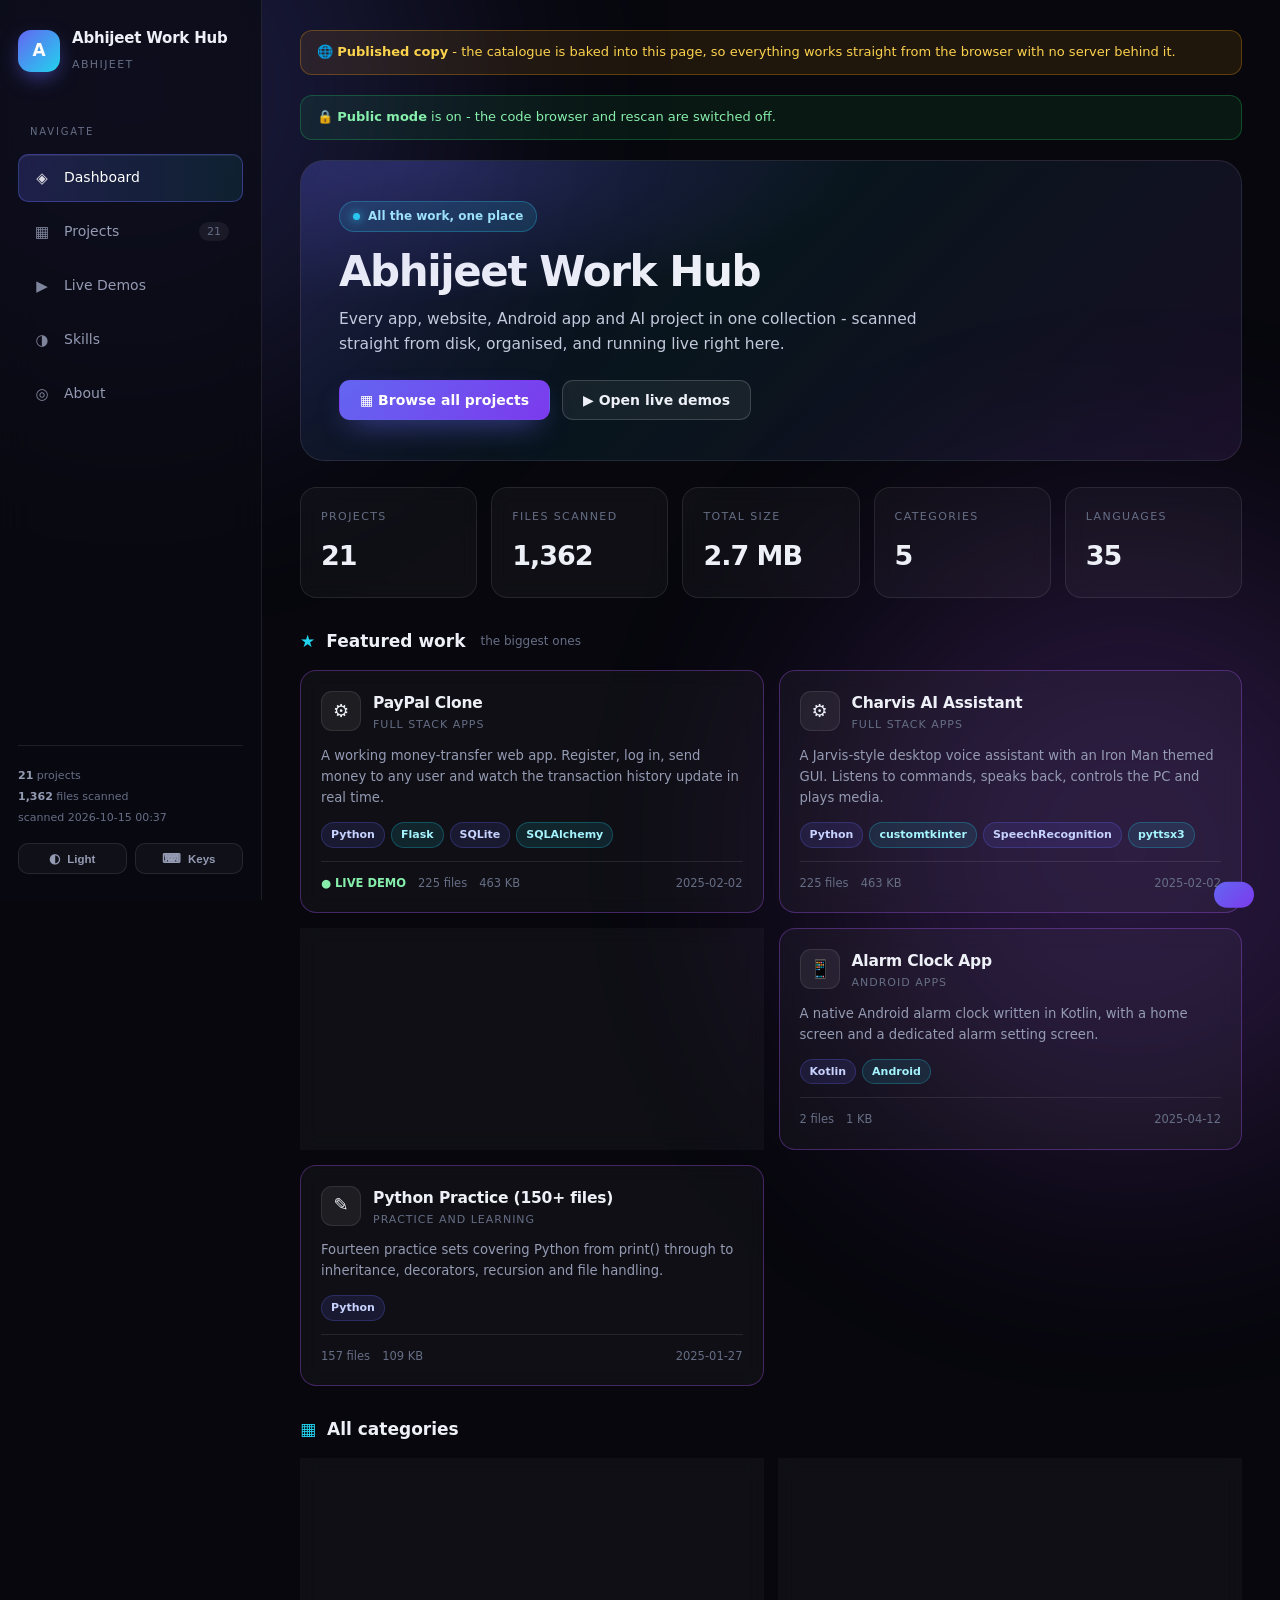
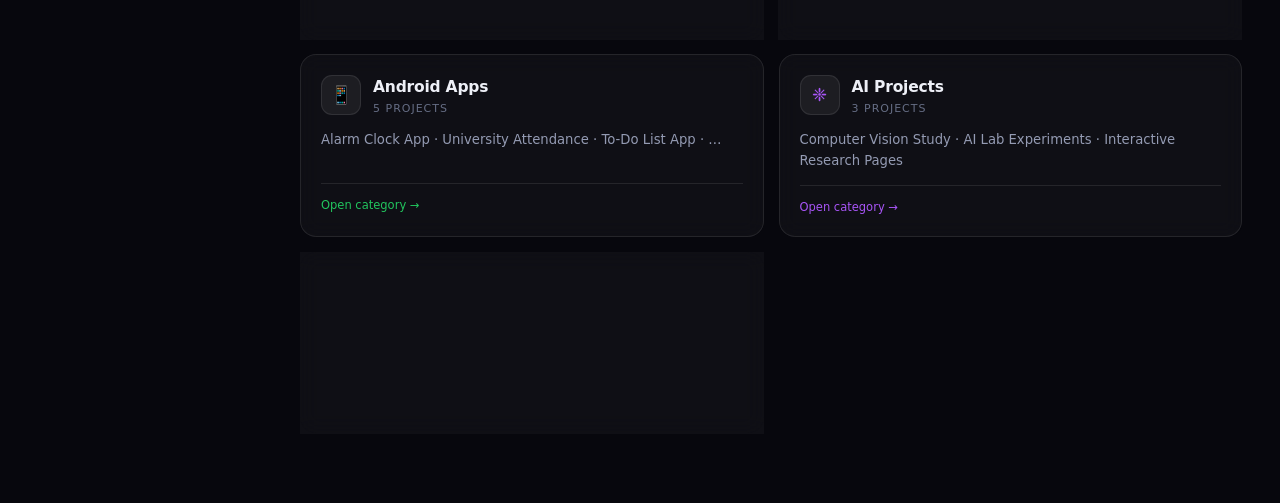
<file: index.html>
<!DOCTYPE html>
<html lang="en" data-hub-mode="public" data-no-api="1">
<head>
<meta charset="UTF-8">
<meta name="viewport" content="width=device-width, initial-scale=1.0">
<title>Abhijeet Work Hub</title>
<meta name="description" content="Every project in one place - Flask apps, AI assistants, web projects and Android apps.">
<link rel="stylesheet" href="./static/css/style.css">
<script>
/* Apply the saved theme before first paint so the page never flashes. */
(function () {
  try {
    var t = localStorage.getItem("ab_workhub_theme");
    if (t === "light" || t === "dark") document.documentElement.dataset.theme = t;
  } catch (e) {}
})();
</script>
<link rel="icon" href="data:image/svg+xml,<svg xmlns='http://www.w3.org/2000/svg' viewBox='0 0 100 100'><rect width='100' height='100' rx='22' fill='%236366f1'/><text y='72' x='50' text-anchor='middle' font-size='52' fill='white' font-family='sans-serif' font-weight='bold'>A</text></svg>">
</head>
<body>

<div class="app">

  <!-- ==================================================== sidebar -->
  <aside class="sidebar">
    <div class="brand">
      <div class="brand-mark">A</div>
      <div class="brand-text">
        <b>Abhijeet Work Hub</b>
        <span>Abhijeet</span>
      </div>
    </div>

    <div class="nav-label">Navigate</div>
    <div class="nav-item active" data-view="dashboard"><span class="ico">◈</span> Dashboard</div>
    <div class="nav-item" data-view="projects"><span class="ico">▦</span> Projects <span class="count" id="cProjects">0</span></div>
    <div class="nav-item" data-view="demos"><span class="ico">▶</span> Live Demos</div>
    <div class="nav-item" data-view="code" data-needs-server><span class="ico">⌘</span> Code Browser</div>
    <div class="nav-item" data-view="skills"><span class="ico">◑</span> Skills</div>
    <div class="nav-item" data-view="about"><span class="ico">◎</span> About</div>

    <div class="side-foot">
      <div class="mini">
        <b id="fProjects">0</b> projects<br>
        <b id="fFiles">0</b> files scanned<br>
        <span id="fGen">-</span>
      </div>
      <div class="side-tools">
        <button class="tool" id="themeBtn" title="Switch between dark and light">
          <span class="t-ico">◐</span><span class="t-txt" id="themeTxt">Light</span>
        </button>
        <button class="tool" id="keysBtn" title="Keyboard shortcuts">
          <span class="t-ico">⌨</span><span class="t-txt">Keys</span>
        </button>
      </div>
    </div>
  </aside>

  <!-- ==================================================== main -->
  <main class="main">

    
    <div class="standalone-banner" style="background:rgba(34,197,94,.09);border-color:rgba(34,197,94,.3);color:#86efac">
      &#128274; <b>Public mode</b> is on - the code browser and rescan are switched off.
    </div>
    

    <!-- ------------------------------------------- DASHBOARD -->
    <section class="view active" id="v-dashboard">
      <div class="hero">
        <div class="badge"><span class="dot"></span> All the work, one place</div>
        <h1>Abhijeet Work Hub</h1>
        <p>Every app, website, Android app and AI project in one collection -
           scanned straight from disk, organised, and running live right here.</p>
        <div class="hero-actions">
          <button class="btn primary" data-go="projects">▦ Browse all projects</button>
          <button class="btn" data-go="demos">▶ Open live demos</button>
        </div>
      </div>

      <div class="stats" id="dashStats"></div>

      <div class="section-title"><span class="ico">★</span> Featured work <small>the biggest ones</small></div>
      <div class="grid" id="featured"></div>

      <div class="section-title"><span class="ico">▦</span> All categories</div>
      <div class="grid" id="catCards"></div>
    </section>

    <!-- ------------------------------------------- PROJECTS -->
    <section class="view" id="v-projects">
      <div class="page-head">
        <h1>Projects</h1>
        <p>Everything found on disk. Click any card for the full breakdown.</p>
      </div>

      <div class="search-wrap" id="searchWrap">
        <input class="search" id="search" placeholder="&#9906;  Search by name, tech or description...">
        <button class="s-clear" id="searchClear" title="Clear search">&#10005;</button>
      </div>
      <div class="filters" id="filters"></div>
      <div class="active-filter" id="activeFilter" style="display:none"></div>
      <div class="toolbar">
        <span class="result-count" id="resCount">-</span>
        <div class="tool-right">
          <button class="btn sm" id="randBtn" title="Open a random project">&#127922; Surprise me</button>
          <label class="sort-wrap">Sort
            <select id="sortSel">
              <option value="new">Newest first</option>
              <option value="old">Oldest first</option>
              <option value="az">Name A to Z</option>
              <option value="za">Name Z to A</option>
              <option value="big">Largest first</option>
              <option value="small">Smallest first</option>
            </select>
          </label>
        </div>
      </div>
      <div class="grid" id="allProjects"></div>
      <div class="empty" id="noResult" style="display:none">
        <div class="e">&#128269;</div>
        <div>Nothing matches that search.</div>
      </div>
    </section>

    <!-- ------------------------------------------- DEMOS -->
    <section class="view" id="v-demos">
      <div class="page-head">
        <h1>Live Demos</h1>
        <p>Real, working versions of my projects - rebuilt to run right here in the browser.</p>
      </div>

      <div class="tabs" id="demoTabs">
        <button class="tab on" data-demo="calculator">🧮 Calculator</button>
        <button class="tab" data-demo="player">🎬 Media Player</button>
        <button class="tab" data-demo="todo">✅ To-Do List</button>
        <button class="tab" data-demo="wallet">💳 PayPal Wallet</button>
      </div>

      <!-- calculator -->
      <div class="demo-wrap" id="demo-calculator">
        <div class="calc">
          <div class="calc-out">
            <div class="expr" id="cExpr">&nbsp;</div>
            <div class="val" id="cVal">0</div>
          </div>
          <div class="calc-grid" id="calcGrid"></div>
        </div>
      </div>

      <!-- media player -->
      <div class="demo-wrap" id="demo-player" style="display:none">
        <div class="player-stage">
          <video id="vid"></video>
          <div class="ph" id="vidPh"><div class="big">&#127916;</div>Choose a video or audio file</div>
        </div>
        <input type="file" id="vidFile" accept="video/*,audio/*" style="display:none">
        <div class="player-bar">
          <button class="pbtn" id="vBack" title="Back 10s">&#9198;</button>
          <button class="pbtn big" id="vPlay">&#9654;</button>
          <button class="pbtn" id="vFwd" title="Forward 10s">&#9197;</button>
          <div class="prog"><input type="range" id="vSeek" value="0" min="0" max="1000"></div>
          <span class="ptime" id="vTime">0:00 / 0:00</span>
          <button class="pbtn" id="vMute" title="Mute">&#128266;</button>
          <button class="btn" id="vPick">&#128193; Open file</button>
        </div>
      </div>

      <!-- todo -->
      <div class="demo-wrap" id="demo-todo" style="display:none">
        <div class="todo">
          <div class="todo-input">
            <input id="tdIn" placeholder="What needs doing?" maxlength="90">
            <button id="tdAdd">Add</button>
          </div>
          <ul class="tlist" id="tdList"></ul>
          <p style="color:var(--faint);font-size:12px;margin-top:12px" id="tdCount"></p>
        </div>
      </div>

      <!-- wallet -->
      <div class="demo-wrap" id="demo-wallet" style="display:none">
        <div class="note" id="wMode">&#9432; Running on the live Flask API with SQLite storage.</div>
        <div class="wallet">
          <div>
            <h4 style="font-size:12px;letter-spacing:1.5px;text-transform:uppercase;color:var(--faint);margin-bottom:12px">Accounts</h4>
            <div class="accounts" id="wAccts"></div>
            <h4 style="font-size:12px;letter-spacing:1.5px;text-transform:uppercase;color:var(--faint);margin:22px 0 12px">Recent transfers</h4>
            <ul class="txn" id="wHist"></ul>
            <button class="btn" id="wReset" style="margin-top:12px">&#8635; Reset demo</button>
          </div>
          <div>
            <h4 style="font-size:12px;letter-spacing:1.5px;text-transform:uppercase;color:var(--faint);margin-bottom:12px">Send money</h4>
            <div class="frow"><label>From</label><select id="wFrom"></select></div>
            <div class="frow"><label>To</label><select id="wTo"></select></div>
            <div class="frow"><label>Amount (&#8377;)</label><input id="wAmt" type="number" min="1" step="1" value="500"></div>
            <div class="frow"><label>Note</label><input id="wNote" placeholder="For chai &#128563;" maxlength="60"></div>
            <button class="btn primary" id="wSend" style="width:100%;justify-content:center">&#128179; Send money</button>
            <div class="msg" id="wMsg"></div>
          </div>
        </div>
      </div>
    </section>

    <!-- ------------------------------------------- CODE -->
    <section class="view" id="v-code">
      <div class="page-head">
        <h1>Code Browser</h1>
        <p>Real source files read straight from my folders on disk.</p>
      </div>
      <div class="code-bar">
        <select id="cbProj"><option>Loading projects...</option></select>
        <button class="btn" id="cbOpen">&#128193; Open</button>
      </div>
      <div class="code-bar" id="cbFileBar" style="display:none">
        <select id="cbFile" style="flex:2"><option>Select a file</option></select>
        <button class="btn" id="cbCopy">&#10697; Copy</button>
        <span class="ptime" id="cbInfo"></span>
      </div>
      <div id="cbOut"><div class="empty"><div class="e">&#128196;</div>Pick a project to browse its files.</div></div>
    </section>

    <!-- ------------------------------------------- SKILLS -->
    <section class="view" id="v-skills">
      <div class="page-head">
        <h1>Skills &amp; Tech</h1>
        <p>Languages and tools I actually use across the projects.</p>
      </div>
      <div class="grid" id="skillGrid"></div>
      <div class="section-title"><span class="ico">◷</span> Project timeline <small>latest first</small></div>
      <div class="timeline" id="timeline"></div>
    </section>

    <!-- ------------------------------------------- ABOUT -->
    <section class="view" id="v-about">
      <div class="page-head">
        <h1>About this hub</h1>
        <p>What this software is and how it was made.</p>
      </div>

      <div class="grid">
        <div class="card" style="cursor:default">
          <div class="card-head"><div class="card-ico">&#9881;</div>
            <div><h3>What is this?</h3><div class="cat">Overview</div></div></div>
          <p>One single software that puts every project I have ever written into a single
             place. Instead of hunting through folders, everything is scanned,
             sorted and shown here.</p>
          <div class="pills">
            <span class="pill">Python</span><span class="pill">Flask</span>
            <span class="pill">HTML</span><span class="pill">CSS</span>
            <span class="pill">JavaScript</span><span class="pill">SQLite</span>
          </div>
        </div>

        <div class="card" style="cursor:default">
          <div class="card-head"><div class="card-ico">&#128190;</div>
            <div><h3>How it works</h3><div class="cat">Architecture</div></div></div>
          <p><b>build_catalog.py</b> walks my folders and writes data/projects.json.
             <b>app.py</b> is the Flask backend that serves that data, reads source
             files and powers the live wallet. The frontend renders it all.</p>
        </div>

        <div class="card" style="cursor:default">
          <div class="card-head"><div class="card-ico">&#9889;</div>
            <div><h3>Three ways to run</h3><div class="cat">Flexible</div></div></div>
          <p>Start <b>app.py</b> for the full experience with a live database.
             Run <b>python build_static.py</b> to publish the entire thing as a
             plain website on GitHub Pages. Or just open
             <b>templates/index.html</b> - it still works using the bundled
             catalogue, with the wallet in offline demo mode.</p>
        </div>

        <div class="card" style="cursor:default">
          <div class="card-head"><div class="card-ico">&#128260;</div>
            <div><h3>Always in sync</h3><div class="cat">Fresh</div></div></div>
          <p>Finished something new? Run <b>python build_catalog.py</b> (or press
             Rescan below) and it appears here immediately - no manual editing.</p>
        </div>
      </div>

      <div class="section-title"><span class="ico">&#128274;</span> Privacy and safety</div>
      <div class="grid">
        <div class="card" style="cursor:default">
          <div class="card-head"><div class="card-ico">&#128274;</div>
            <div><h3>Nothing private is published</h3><div class="cat">Privacy</div></div></div>
          <p>The catalogue only ever stores <b>relative</b> paths. No absolute
             path, no user name and no email address is written into
             <code>data/projects.json</code> or sent to the browser.</p>
        </div>
        <div class="card" style="cursor:default">
          <div class="card-head"><div class="card-ico">&#128273;</div>
            <div><h3>Jailed file reader</h3><div class="cat">Security</div></div></div>
          <p>The code browser refuses <code>..</code> traversal, drive letters,
             UNC paths and null bytes, and resolves symlinks before checking
             the target is still inside the workspace.</p>
        </div>
        <div class="card" style="cursor:default">
          <div class="card-head"><div class="card-ico">&#128290;</div>
            <div><h3>Binds to localhost</h3><div class="cat">Network</div></div></div>
          <p>By default the server listens on <code>127.0.0.1</code> only, so it is
             not reachable from other machines. To publish it, set
             <code>HUB_MODE=public</code> (which also switches off the file
             reader and rescan) and <code>HOST=0.0.0.0</code> so the platform
             can reach it.</p>
        </div>
        <div class="card" style="cursor:default">
          <div class="card-head"><div class="card-ico">&#9919;</div>
            <div><h3>Hardened headers</h3><div class="cat">Defense in depth</div></div></div>
          <p>Every response carries a Content-Security-Policy, nosniff,
             X-Frame-Options DENY, no-referrer and a restrictive permissions
             policy. Mutating endpoints are rate limited.</p>
        </div>
      </div>

      <div class="section-title"><span class="ico">&#9881;</span> Reset and reconfigure</div>
      <div class="card" style="cursor:default">
        <p style="min-height:0">The name shown in the title bar comes from
           <code>OWNER_NAME</code> and <code>APP_TITLE</code> in your
           <code>.env</code> file. Copy <code>.env.example</code> to
           <code>.env</code> to change it - <code>.env</code> is git-ignored
           so it stays private.</p>
        <div style="margin-top:12px" id="rescanHolder"><button class="btn" id="rescan">&#8635; Rescan workspace</button></div>
      </div>
    </section>

  </main>
</div>

<!-- ==================================================== modal -->
<div class="modal" id="modal">
  <div class="modal-box" id="modalBox"></div>
</div>

<div class="toast" id="toast"></div>

<button class="to-top" id="toTop" title="Back to top" aria-label="Back to top">&#8593;</button>

<script id="catalog-data" type="application/json">{"categories": [{"color": "#6366f1", "id": "fullstack", "projects": [{"date": "2025-02-02", "demo": "wallet", "desc": "A working money-transfer web app. Register, log in, send money to any user and watch the transaction history update in real time.", "entry": "app.py", "exists": true, "features": ["Email registration and login via Flask-Login", "Werkzeug password hashing", "Send money with balance validation", "Per-user transaction history", "CSRF protection through Flask-WTF", "Custom 404 and 500 error pages"], "files": 225, "highlight": true, "id": "paypal-clone", "kb": 463, "subpath": "try code/abhijeet fro/abhijeet fro/abhijeet", "tech": ["Python", "Flask", "SQLite", "SQLAlchemy", "Flask-Login", "WTForms", "Jinja2"], "title": "PayPal Clone"}, {"date": "2025-02-02", "demo": null, "desc": "A Jarvis-style desktop voice assistant with an Iron Man themed GUI. Listens to commands, speaks back, controls the PC and plays media.", "entry": "charvis_ai.py", "exists": true, "features": ["Offline and online voice command recognition", "Text to speech with male and female voices", "System volume control through pycaw", "YouTube search, streaming and download", "Wikipedia and WolframAlpha answers", "Windows toast notifications", "Auto-restart if the process crashes"], "files": 225, "highlight": true, "id": "charvis-ai", "kb": 463, "subpath": "try code/abhijeet fro/abhijeet fro/abhijeet", "tech": ["Python", "customtkinter", "SpeechRecognition", "pyttsx3", "pycaw", "PyTube", "pyjokes", "wikipedia", "wolframalpha", "win10toast"], "title": "Charvis AI Assistant"}, {"date": "2025-02-02", "demo": null, "desc": "The recognition and speech engine behind the assistant, tuned with adaptive energy thresholds so it reacts faster in noisy rooms.", "entry": "voice_assistant.py", "exists": true, "features": ["Adaptive energy threshold", "Tuned pause and phrase thresholds", "Microphone auto-detection", "Project manager integration"], "files": 225, "highlight": false, "id": "voice-assistant", "kb": 463, "subpath": "try code/abhijeet fro/abhijeet fro/abhijeet", "tech": ["Python", "pyttsx3", "SpeechRecognition", "logging"], "title": "Voice Assistant Core"}, {"date": "2025-02-02", "demo": null, "desc": "A Windows startup launcher that boots the assistant with the correct virtual environment and restarts it automatically after a crash.", "entry": "start_charvis.pyw", "exists": true, "features": ["Auto-detect the venv interpreter", "Crash detection and restart loop", "Startup log file", "Desktop shortcut creator"], "files": 225, "highlight": false, "id": "charvis-launcher", "kb": 463, "subpath": "try code/abhijeet fro/abhijeet fro/abhijeet", "tech": ["Python", "subprocess", "tkinter", "logging"], "title": "Charvis Auto-Launcher"}], "title": "Full Stack Apps"}, {"color": "#0ea5e9", "id": "web", "projects": [{"date": null, "demo": "player", "desc": "A single-file media player that handles audio and video with a clean 16:9 stage, playlist and playback controls.", "entry": "player.html", "exists": false, "features": ["Audio and video playback", "16:9 responsive stage", "Custom control bar", "Playlist support"], "files": 0, "highlight": true, "id": "media-player", "kb": 0, "subpath": "player.html", "tech": ["HTML", "CSS", "JavaScript"], "title": "Universal Media Player"}, {"date": "2025-04-12", "demo": "calculator", "desc": "A grid based calculator with a live display, built with clean HTML, CSS and vanilla JavaScript.", "entry": "HTML Structure.html", "exists": true, "features": ["4 column button grid", "Live expression display", "Error handling"], "files": 3, "highlight": false, "id": "calculator", "kb": 1, "subpath": "try code/projact wab develpor/CALCULATOR", "tech": ["HTML", "CSS", "JavaScript"], "title": "Calculator"}, {"date": "2025-04-12", "demo": null, "desc": "The front end of a blogging platform that pulls live posts from the GitHub API using fetch().", "entry": "frontdevepoler.html", "exists": true, "features": ["Live GitHub API fetch", "Backend and frontend split", "Async rendering"], "files": 3, "highlight": false, "id": "blogging-platform", "kb": 0, "subpath": "try code/projact wab develpor/BLOGGING PLATFORM", "tech": ["HTML", "JavaScript", "GitHub API", "fetch()"], "title": "Blogging Platform"}, {"date": "2025-04-12", "demo": null, "desc": "A personal portfolio layout built to showcase projects and skills.", "entry": "HTML Structure.html", "exists": true, "features": ["Responsive layout", "Project grid", "Skills section"], "files": 2, "highlight": false, "id": "portfolio", "kb": 2, "subpath": "try code/projact wab develpor/PORTFOLIO", "tech": ["HTML", "CSS"], "title": "Portfolio Page"}, {"date": "2025-04-12", "demo": null, "desc": "A tribute page layout dedicated to a person, with a hero section and a biography block.", "entry": "index.html", "exists": true, "features": ["Hero section", "Biography layout", "Responsive"], "files": 2, "highlight": false, "id": "tribute-page", "kb": 1, "subpath": "try code/projact wab develpor/TRIBUTE PAGE", "tech": ["HTML", "CSS"], "title": "Tribute Page"}, {"date": "2025-04-12", "demo": null, "desc": "A marketing landing page with a hero section, call to action and feature blocks.", "entry": "index.html", "exists": true, "features": ["Hero and CTA", "Feature grid", "Responsive"], "files": 2, "highlight": false, "id": "landing-page", "kb": 0, "subpath": "try code/projact wab develpor/LANDING PAGE", "tech": ["HTML", "CSS"], "title": "Landing Pages"}, {"date": "2025-03-13", "demo": null, "desc": "A batch of login screens, logo layouts and web form studies built while learning HTML structure.", "entry": "LOG.HTML", "exists": true, "features": ["Multiple layouts", "Form studies", "Logo experiments"], "files": 5, "highlight": false, "id": "login-pages", "kb": 16, "subpath": "try code/HTML/html logo code", "tech": ["HTML", "CSS"], "title": "Login and Logo Pages"}], "title": "Web Projects"}, {"color": "#22c55e", "id": "android", "projects": [{"date": "2025-04-12", "demo": null, "desc": "A native Android alarm clock written in Kotlin, with a home screen and a dedicated alarm setting screen.", "entry": "Home Screen Activity.kt", "exists": true, "features": ["Home screen activity", "Alarm setting activity", "Multi-activity navigation"], "files": 2, "highlight": true, "id": "alarm-clock", "kb": 1, "subpath": "try code/ANDROID APP DEVELOPMENT/ALARM CLOCK APP", "tech": ["Kotlin", "Android"], "title": "Alarm Clock App"}, {"date": "2025-04-16", "demo": null, "desc": "An attendance tracker that stores student records in Firebase Firestore in real time.", "entry": "App .js", "exists": true, "features": ["Firebase config", "Real-time database", "Attendance records"], "files": 2, "highlight": false, "id": "university-attendance", "kb": 3, "subpath": "try code/ANDROID APP DEVELOPMENT/UNIVERSITY ATTENDANCE APP", "tech": ["JavaScript", "Firebase", "Firestore"], "title": "University Attendance"}, {"date": "2025-04-12", "demo": null, "desc": "A task manager with add, complete and delete, styled with its own CSS theme.", "entry": "Structure.html", "exists": true, "features": ["Add, complete and delete tasks", "Persistent list", "Custom CSS"], "files": 3, "highlight": false, "id": "todo-list", "kb": 1, "subpath": "try code/ANDROID APP DEVELOPMENT/TO-DO LIST APP", "tech": ["HTML", "CSS", "JavaScript"], "title": "To-Do List App"}, {"date": "2025-04-12", "demo": null, "desc": "A motivational quote app that fetches a fresh quote on every open.", "entry": "react.js", "exists": true, "features": ["Random quote fetch", "Share a quote", "Refresh on launch"], "files": 1, "highlight": false, "id": "quote-of-day", "kb": 1, "subpath": "try code/ANDROID APP DEVELOPMENT/QUOTE OF THE DAY APP", "tech": ["JavaScript", "API"], "title": "Quote of the Day"}, {"date": "2025-04-12", "demo": null, "desc": "A small Python utility that fires native Windows notifications from the desktop.", "entry": "Design a Notification Window.py", "exists": true, "features": ["Native toast popup", "Runs standalone"], "files": 1, "highlight": false, "id": "window-notification", "kb": 1, "subpath": "try code/ANDROID APP DEVELOPMENT/WINDOW NOTIFICATION USING JAVA CODE", "tech": ["Python", "Tkinter"], "title": "Desktop Notification"}], "title": "Android Apps"}, {"color": "#a855f7", "id": "ai", "projects": [{"date": "2025-04-16", "demo": null, "desc": "An early look at computer vision and image based learning in Python.", "entry": "computer.py", "exists": true, "features": ["Image processing basics", "Python scripting"], "files": 1, "highlight": false, "id": "computer-vision", "kb": 0, "subpath": "try code/Artificial Intelligence/computer.py", "tech": ["Python", "AI"], "title": "Computer Vision Study"}, {"date": "2025-01-27", "demo": null, "desc": "A folder of AI experiments covering search, parsing and dataset handling.", "entry": "Artificial Intelligence..py", "exists": true, "features": ["Dataset handling", "Parsing experiments", "Pattern and number problems", "Text processing"], "files": 15, "highlight": false, "id": "ai-lab", "kb": 87, "subpath": "try code/abhijeet fro/abhijeet fro/abhijeet/PYTHON/---projaect 2", "tech": ["Python", "AI", "Data"], "title": "AI Lab Experiments"}, {"date": "2025-01-31", "demo": null, "desc": "A set of self-contained research pages: AI search, graph analysis, human studies and study material.", "entry": "ai-search.html", "exists": true, "features": ["AI search engine", "Graph visualisation", "Study material viewer", "Standalone test suite"], "files": 38, "highlight": false, "id": "research-pages", "kb": 274, "subpath": "try code/abhijeet fro/abhijeet fro/abhijeet/HTML", "tech": ["HTML", "CSS", "JavaScript"], "title": "Interactive Research Pages"}], "title": "AI Projects"}, {"color": "#f59e0b", "id": "practice", "projects": [{"date": "2025-01-27", "demo": null, "desc": "Fourteen practice sets covering Python from print() through to inheritance, decorators, recursion and file handling.", "entry": "learn code 14\\map-filter-reduce.py", "exists": true, "features": ["Lists, dicts, sets and tuples", "OOP, inheritance and operator overloading", "File handling with and try-finally", "Recursion and lambdas", "Matrix maths and number theory"], "files": 157, "highlight": true, "id": "python-practice", "kb": 109, "subpath": "try code/abhijeet fro/abhijeet fro/abhijeet/PYTHON", "tech": ["Python"], "title": "Python Practice (150+ files)"}, {"date": "2025-02-02", "demo": null, "desc": "Starter practice in C, C++, Java, JavaScript and CSS.", "entry": "CSS", "exists": true, "features": ["C and C++ basics", "Java programs", "Node and Express server", "CSS styling"], "files": 225, "highlight": false, "id": "language-basics", "kb": 463, "subpath": "try code/abhijeet fro/abhijeet fro/abhijeet", "tech": ["C", "C++", "Java", "JavaScript", "CSS"], "title": "Language Basics"}], "title": "Practice and Learning"}], "meta": {"app": "Abhijeet Work Hub", "categories": 5, "files": 1362, "generated": "2026-10-15 00:37", "kb": 2812, "owner": "Abhijeet", "projects": 21, "workspace_set": true}}</script>
<script src="./static/js/app.js"></script>
</body>
</html>
</file>
<file: static/css/style.css>
/* ============================================================
   Abhijeet Work Hub  -  design system
   Dark glassmorphism + gradient accents
   ============================================================ */

:root {
  --bg: #07070d;
  --bg-2: #0c0c16;
  --surface: rgba(255, 255, 255, 0.035);
  --surface-2: rgba(255, 255, 255, 0.06);
  --stroke: rgba(255, 255, 255, 0.09);
  --stroke-2: rgba(255, 255, 255, 0.16);

  --text: #eef0f7;
  --muted: #949bb3;
  --faint: #666e85;

  --a1: #6366f1;
  --a2: #22d3ee;
  --a3: #a855f7;
  --ok: #22c55e;
  --warn: #f59e0b;
  --bad: #ef4444;

  --r-sm: 10px;
  --r: 16px;
  --r-lg: 24px;

  --shadow: 0 18px 48px -18px rgba(0, 0, 0, 0.85);
  --sidebar: 262px;
  --ease: cubic-bezier(0.4, 0, 0.2, 1);
}

* { margin: 0; padding: 0; box-sizing: border-box; }

html { scroll-behavior: smooth; }

body {
  font-family: "Segoe UI", Inter, system-ui, -apple-system, sans-serif;
  background: var(--bg);
  color: var(--text);
  min-height: 100vh;
  overflow-x: hidden;
  line-height: 1.6;
}

/* soft moving colour blobs in the background */
body::before,
body::after {
  content: "";
  position: fixed;
  width: 620px; height: 620px;
  border-radius: 50%;
  filter: blur(130px);
  opacity: 0.20;
  pointer-events: none;
  z-index: 0;
}
body::before { background: var(--a1); top: -220px; left: -180px; animation: float 18s var(--ease) infinite; }
body::after  { background: var(--a3); bottom: -260px; right: -160px; animation: float 22s var(--ease) infinite reverse; }

@keyframes float {
  0%, 100% { transform: translate(0, 0) scale(1); }
  50%      { transform: translate(70px, 60px) scale(1.18); }
}

::-webkit-scrollbar { width: 10px; height: 10px; }
::-webkit-scrollbar-track { background: transparent; }
::-webkit-scrollbar-thumb { background: rgba(255,255,255,.12); border-radius: 20px; border: 2px solid transparent; background-clip: content-box; }
::-webkit-scrollbar-thumb:hover { background: rgba(255,255,255,.22); background-clip: content-box; }

/* ============================================================ layout */
.app { position: relative; z-index: 1; display: flex; min-height: 100vh; }

.sidebar {
  width: var(--sidebar);
  flex: 0 0 var(--sidebar);
  background: rgba(10, 10, 18, 0.72);
  backdrop-filter: blur(18px);
  -webkit-backdrop-filter: blur(18px);
  border-right: 1px solid var(--stroke);
  padding: 26px 18px;
  position: sticky; top: 0; height: 100vh;
  display: flex; flex-direction: column; gap: 6px;
  overflow-y: auto;
}

.brand { display: flex; align-items: center; gap: 12px; margin-bottom: 26px; }
.brand-mark {
  width: 42px; height: 42px; flex: 0 0 42px;
  border-radius: 13px;
  background: linear-gradient(135deg, var(--a1), var(--a2));
  display: grid; place-items: center;
  font-weight: 800; font-size: 17px; color: #fff;
  box-shadow: 0 8px 22px -6px rgba(99, 102, 241, 0.75);
}
.brand-text b { display: block; font-size: 15px; letter-spacing: -0.2px; }
.brand-text span { font-size: 11px; color: var(--faint); letter-spacing: 1.4px; text-transform: uppercase; }

.nav-label {
  font-size: 10px; letter-spacing: 1.8px; text-transform: uppercase;
  color: var(--faint); padding: 16px 12px 8px;
}

.nav-item {
  display: flex; align-items: center; gap: 12px;
  padding: 11px 13px; border-radius: var(--r-sm);
  color: var(--muted); cursor: pointer; font-size: 14px; font-weight: 500;
  border: 1px solid transparent;
  transition: all 0.22s var(--ease);
  user-select: none;
}
.nav-item .ico { width: 20px; text-align: center; font-size: 15px; opacity: 0.85; }
.nav-item:hover { background: var(--surface); color: var(--text); transform: translateX(3px); }
.nav-item.active {
  background: linear-gradient(90deg, rgba(99,102,241,.22), rgba(34,211,238,.10));
  border-color: rgba(99, 102, 241, 0.4);
  color: #fff;
  box-shadow: inset 0 1px 0 rgba(255,255,255,.07);
}
.nav-item .count {
  margin-left: auto; font-size: 11px; padding: 1px 8px;
  border-radius: 20px; background: var(--surface-2); color: var(--faint);
}

.side-foot { margin-top: auto; padding-top: 20px; border-top: 1px solid var(--stroke); }
.side-foot .mini { font-size: 11px; color: var(--faint); line-height: 1.9; }
.side-foot .mini b { color: var(--muted); font-weight: 600; }

.main { flex: 1; min-width: 0; padding: 30px 38px 70px; }

/* ============================================================ views */
.view { display: none; animation: rise 0.42s var(--ease); }
.view.active { display: block; }

@keyframes rise {
  from { opacity: 0; transform: translateY(14px); }
  to   { opacity: 1; transform: none; }
}

.page-head { margin-bottom: 26px; }
.page-head h1 {
  font-size: 30px; font-weight: 700; letter-spacing: -0.7px; margin-bottom: 5px;
  background: linear-gradient(100deg, #fff 20%, #a5b4fc 70%, #67e8f9);
  -webkit-background-clip: text; background-clip: text; color: transparent;
}
.page-head p { color: var(--muted); font-size: 14.5px; }

/* ============================================================ hero */
.hero {
  position: relative; overflow: hidden;
  border: 1px solid var(--stroke); border-radius: var(--r-lg);
  background: linear-gradient(135deg, rgba(99,102,241,.13), rgba(34,211,238,.07) 45%, rgba(168,85,247,.10));
  padding: 40px 38px; margin-bottom: 26px;
}
.hero::before {
  content: ""; position: absolute; inset: 0;
  background: radial-gradient(700px 220px at 12% 0%, rgba(99,102,241,.22), transparent 65%);
  pointer-events: none;
}
.badge {
  display: inline-flex; align-items: center; gap: 8px;
  padding: 5px 13px; border-radius: 30px; font-size: 12px; font-weight: 600;
  background: rgba(34,211,238,.13); border: 1px solid rgba(34,211,238,.3);
  color: #a5f3fc; margin-bottom: 16px;
}
.dot { width: 7px; height: 7px; border-radius: 50%; background: var(--a2); box-shadow: 0 0 10px var(--a2); animation: pulse 1.9s infinite; }
@keyframes pulse { 0%,100% { opacity: 1; } 50% { opacity: .35; } }

.hero h1 { font-size: 42px; line-height: 1.12; letter-spacing: -1.4px; margin-bottom: 12px; font-weight: 800; }
.hero h1 span {
  background: linear-gradient(100deg, #818cf8, #22d3ee, #c084fc);
  -webkit-background-clip: text; background-clip: text; color: transparent;
}
.hero p { color: #c3c9dc; max-width: 620px; font-size: 15.5px; margin-bottom: 24px; }
.hero-actions { display: flex; gap: 12px; flex-wrap: wrap; }

.btn {
  display: inline-flex; align-items: center; gap: 9px;
  padding: 11px 20px; border-radius: 11px; font-size: 14px; font-weight: 600;
  cursor: pointer; border: 1px solid var(--stroke-2);
  background: var(--surface-2); color: var(--text);
  transition: all 0.22s var(--ease); font-family: inherit;
}
.btn:hover { transform: translateY(-2px); border-color: var(--a2); box-shadow: 0 12px 28px -12px rgba(34,211,238,.5); }
.btn.primary {
  background: linear-gradient(135deg, var(--a1), #7c3aed);
  border-color: transparent; color: #fff;
  box-shadow: 0 12px 30px -12px rgba(99,102,241,.8);
}

/* ============================================================ stats */
.stats { display: grid; grid-template-columns: repeat(auto-fit, minmax(170px, 1fr)); gap: 14px; margin-bottom: 26px; }
.stat {
  border: 1px solid var(--stroke); border-radius: var(--r);
  background: var(--surface); padding: 20px; backdrop-filter: blur(10px);
  transition: all 0.28s var(--ease);
}
.stat:hover { transform: translateY(-4px); border-color: var(--stroke-2); background: var(--surface-2); }
.stat .k { font-size: 11px; letter-spacing: 1.4px; text-transform: uppercase; color: var(--faint); margin-bottom: 8px; }
.stat .v { font-size: 27px; font-weight: 700; letter-spacing: -1px; }
.stat .v small { font-size: 14px; color: var(--muted); font-weight: 500; margin-left: 3px; }

/* ============================================================ grids */
.section-title {
  display: flex; align-items: center; gap: 11px;
  font-size: 17px; font-weight: 650; margin: 30px 0 15px;
}
.section-title .ico { color: var(--a2); }
.section-title small { font-size: 12px; color: var(--faint); font-weight: 400; margin-left: 4px; }

.grid { display: grid; grid-template-columns: repeat(auto-fill, minmax(310px, 1fr)); gap: 15px; }

.card {
  border: 1px solid var(--stroke); border-radius: var(--r);
  background: var(--surface); padding: 20px; cursor: pointer;
  backdrop-filter: blur(10px);
  transition: all 0.3s var(--ease); position: relative; overflow: hidden;
}
.card::after {
  content: ""; position: absolute; inset: 0; border-radius: var(--r);
  background: radial-gradient(420px 130px at var(--mx, 50%) 0%, var(--glow, rgba(99,102,241,.16)), transparent 70%);
  opacity: 0; transition: opacity 0.35s var(--ease); pointer-events: none;
}
.card:hover { transform: translateY(-5px); border-color: var(--stroke-2); box-shadow: var(--shadow); }
.card:hover::after { opacity: 1; }

.card-head { display: flex; align-items: flex-start; gap: 12px; margin-bottom: 11px; }
.card-ico {
  width: 40px; height: 40px; flex: 0 0 40px; border-radius: 11px;
  display: grid; place-items: center; font-size: 18px;
  background: var(--surface-2); border: 1px solid var(--stroke);
}
.card h3 { font-size: 15.5px; font-weight: 650; letter-spacing: -0.2px; }
.card .cat { font-size: 11px; color: var(--faint); text-transform: uppercase; letter-spacing: 1px; }

.card p { font-size: 13.2px; color: var(--muted); margin-bottom: 14px; min-height: 40px; }

.pills { display: flex; flex-wrap: wrap; gap: 6px; margin-bottom: 13px; }
.pill {
  font-size: 11px; font-weight: 600; padding: 3px 9px; border-radius: 20px;
  background: rgba(99,102,241,.13); border: 1px solid rgba(99,102,241,.26); color: #c7d2fe;
}
.pill.alt { background: rgba(34,211,238,.11); border-color: rgba(34,211,238,.26); color: #a5f3fc; }

.card-foot {
  display: flex; align-items: center; gap: 12px;
  font-size: 11.5px; color: var(--faint);
  padding-top: 12px; border-top: 1px solid var(--stroke);
}
.card-foot .live {
  color: #86efac; font-weight: 700; display: inline-flex; align-items: center; gap: 5px;
}
.card-foot .missing { color: var(--bad); }
.hl { border-color: rgba(168,85,247,.34); }

/* ============================================================ filters */
.filters { display: flex; gap: 8px; flex-wrap: wrap; margin-bottom: 20px; }
.chip {
  padding: 7px 15px; border-radius: 22px; font-size: 13px; cursor: pointer;
  border: 1px solid var(--stroke); background: var(--surface); color: var(--muted);
  transition: all 0.2s var(--ease); font-weight: 500; font-family: inherit;
}
.chip:hover { border-color: var(--stroke-2); color: var(--text); }
.chip.on { background: linear-gradient(135deg, var(--a1), #7c3aed); border-color: transparent; color: #fff; }

.search {
  width: 100%; padding: 12px 15px; margin-bottom: 18px;
  border-radius: 12px; border: 1px solid var(--stroke);
  background: var(--surface); color: var(--text); font-size: 14px; font-family: inherit;
}
.search::placeholder { color: var(--faint); }
.search:focus { outline: none; border-color: var(--a1); box-shadow: 0 0 0 3px rgba(99,102,241,.16); }

/* ============================================================ modal */
.modal {
  position: fixed; inset: 0; z-index: 90;
  background: rgba(3, 3, 8, 0.76); backdrop-filter: blur(7px);
  display: none; align-items: center; justify-content: center; padding: 26px;
  animation: rise 0.25s var(--ease);
}
.modal.open { display: flex; }
.modal-box {
  width: 100%; max-width: 720px; max-height: 86vh; overflow-y: auto;
  border: 1px solid var(--stroke-2); border-radius: var(--r-lg);
  background: linear-gradient(160deg, #12121e, #0a0a12);
  box-shadow: 0 40px 90px -30px rgba(0,0,0,.95);
  padding: 30px; animation: pop 0.32s var(--ease);
}
@keyframes pop { from { transform: scale(.94) translateY(18px); opacity: 0; } to { transform: none; opacity: 1; } }

.modal-close {
  float: right; width: 34px; height: 34px; border-radius: 10px; cursor: pointer;
  border: 1px solid var(--stroke); background: var(--surface-2); color: var(--muted);
  font-size: 17px; line-height: 1; font-family: inherit; transition: all 0.2s var(--ease);
}
.modal-close:hover { background: var(--bad); color: #fff; border-color: var(--bad); }
.modal-box h2 { font-size: 24px; letter-spacing: -0.6px; margin-bottom: 6px; }
.modal-box .sub { color: var(--faint); font-size: 12.5px; margin-bottom: 18px; }
.modal-box p.desc { color: #b9c0d4; margin-bottom: 18px; font-size: 14.5px; }
.modal-box h4 { font-size: 12px; letter-spacing: 1.5px; text-transform: uppercase; color: var(--faint); margin: 20px 0 10px; }

.flist { list-style: none; display: grid; gap: 8px; }
.flist li { display: flex; gap: 10px; align-items: flex-start; font-size: 13.5px; color: #c3c9dc; }
.flist li::before { content: "\2713"; color: var(--ok); font-weight: 700; flex: 0 0 auto; }

.meta-row { display: flex; gap: 9px; flex-wrap: wrap; margin-top: 20px; }
.meta {
  font-size: 12px; padding: 6px 12px; border-radius: 9px;
  background: var(--surface); border: 1px solid var(--stroke); color: var(--muted);
}
.meta b { color: var(--text); }

.pathbox {
  font-family: "Cascadia Code", Consolas, monospace; font-size: 11.5px;
  background: #05050b; border: 1px solid var(--stroke); border-radius: 10px;
  padding: 11px 13px; color: #7dd3fc; word-break: break-all; margin-top: 10px;
}

/* ============================================================ demos */
.demo-wrap { border: 1px solid var(--stroke); border-radius: var(--r); background: var(--surface); padding: 24px; min-height: 340px; }

.tabs { display: flex; gap: 7px; flex-wrap: wrap; margin-bottom: 18px; }
.tab {
  padding: 9px 16px; border-radius: 10px; cursor: pointer; font-size: 13.5px; font-weight: 550;
  border: 1px solid var(--stroke); background: var(--surface); color: var(--muted);
  transition: all 0.2s var(--ease); font-family: inherit;
}
.tab:hover { color: var(--text); border-color: var(--stroke-2); }
.tab.on { background: linear-gradient(135deg, var(--a1), var(--a3)); border-color: transparent; color: #fff; }

/* calculator */
.calc { max-width: 330px; margin: 0 auto; }
.calc-out {
  background: #05050b; border: 1px solid var(--stroke); border-radius: 14px;
  padding: 22px 18px; text-align: right; margin-bottom: 14px;
  font-family: "Cascadia Code", Consolas, monospace;
}
.calc-out .expr { font-size: 13px; color: var(--faint); min-height: 18px; word-break: break-all; }
.calc-out .val { font-size: 33px; font-weight: 700; letter-spacing: -1px; word-break: break-all; }
.calc-grid { display: grid; grid-template-columns: repeat(4, 1fr); gap: 9px; }
.calc-grid button {
  padding: 17px 0; font-size: 17px; font-weight: 600; font-family: inherit; cursor: pointer;
  border: 1px solid var(--stroke); border-radius: 12px;
  background: var(--surface-2); color: var(--text); transition: all 0.16s var(--ease);
}
.calc-grid button:hover { background: rgba(99,102,241,.22); border-color: var(--a1); transform: translateY(-2px); }
.calc-grid button:active { transform: scale(.95); }
.calc-grid button.op { color: #a5f3fc; background: rgba(34,211,238,.10); }
.calc-grid button.eq { color: #fff; background: linear-gradient(135deg, var(--a1), #7c3aed); border-color: transparent; }
.calc-grid button.clr { color: #fca5a5; background: rgba(239,68,68,.11); }

/* media player */
.player-stage {
  background: #000; border: 1px solid var(--stroke); border-radius: 14px;
  aspect-ratio: 16/9; display: grid; place-items: center; overflow: hidden; margin-bottom: 14px;
}
.player-stage video { width: 100%; height: 100%; object-fit: contain; display: none; }
.player-stage .ph { text-align: center; color: var(--faint); }
.player-stage .ph .big { font-size: 44px; margin-bottom: 10px; opacity: .5; }
.player-bar { display: flex; align-items: center; gap: 12px; }
.pbtn {
  width: 42px; height: 42px; flex: 0 0 42px; border-radius: 50%; cursor: pointer;
  border: 1px solid var(--stroke-2); background: var(--surface-2); color: #fff; font-size: 15px;
  transition: all 0.2s var(--ease);
}
.pbtn:hover { background: var(--a1); border-color: var(--a1); transform: scale(1.07); }
.pbtn.big { background: linear-gradient(135deg, var(--a1), #7c3aed); border-color: transparent; width: 50px; height: 50px; flex-basis: 50px; font-size: 18px; }
.prog { flex: 1; }
.prog input { width: 100%; accent-color: var(--a1); cursor: pointer; }
.ptime { font-size: 12px; color: var(--muted); font-family: Consolas, monospace; white-space: nowrap; }

/* todo */
.todo { max-width: 440px; margin: 0 auto; }
.todo-input { display: flex; gap: 9px; margin-bottom: 14px; }
.todo-input input {
  flex: 1; padding: 12px 15px; border-radius: 11px; font-size: 14px; font-family: inherit;
  border: 1px solid var(--stroke); background: var(--surface); color: var(--text);
}
.todo-input input:focus { outline: none; border-color: var(--a1); }
.todo-input button {
  padding: 0 20px; border-radius: 11px; cursor: pointer; font-weight: 650; font-family: inherit;
  border: none; background: linear-gradient(135deg, var(--a1), #7c3aed); color: #fff;
}
.tlist { list-style: none; display: grid; gap: 8px; }
.tlist li {
  display: flex; align-items: center; gap: 11px; padding: 12px 14px;
  border: 1px solid var(--stroke); border-radius: 11px; background: var(--surface);
  font-size: 14px; transition: all 0.2s var(--ease);
}
.tlist li:hover { border-color: var(--stroke-2); }
.tlist li.done span { text-decoration: line-through; color: var(--faint); }
.tlist li span { flex: 1; cursor: pointer; }
.tlist li button { background: none; border: none; color: var(--faint); cursor: pointer; font-size: 16px; font-family: inherit; }
.tlist li button:hover { color: var(--bad); }
.cb { width: 18px; height: 18px; accent-color: var(--a1); cursor: pointer; flex: 0 0 auto; }

/* wallet */
.wallet { display: grid; grid-template-columns: 1fr 1fr; gap: 22px; }
.accounts { display: grid; gap: 10px; }
.acct {
  display: flex; align-items: center; gap: 13px; padding: 15px;
  border: 1px solid var(--stroke); border-radius: 13px; background: var(--surface);
  transition: all 0.25s var(--ease); cursor: pointer;
}
.acct:hover { border-color: var(--stroke-2); transform: translateX(4px); }
.acct.sel { border-color: var(--a1); background: rgba(99,102,241,.11); }
.acct.me { border-color: rgba(34,211,238,.4); background: rgba(34,211,238,.07); }
.av {
  width: 40px; height: 40px; flex: 0 0 40px; border-radius: 12px; display: grid; place-items: center;
  background: linear-gradient(135deg, var(--a1), var(--a3)); font-weight: 700; font-size: 15px;
}
.acct .nm { font-weight: 600; font-size: 14px; }
.acct .em { font-size: 11.5px; color: var(--faint); }
.acct .bal { margin-left: auto; font-weight: 700; font-family: Consolas, monospace; font-size: 15px; }

.frow { margin-bottom: 13px; }
.frow label { display: block; font-size: 12px; color: var(--muted); margin-bottom: 6px; }
.frow select, .frow input {
  width: 100%; padding: 11px 13px; border-radius: 11px; font-size: 14px; font-family: inherit;
  border: 1px solid var(--stroke); background: var(--surface); color: var(--text);
}
.frow select:focus, .frow input:focus { outline: none; border-color: var(--a1); }
.msg { padding: 11px 14px; border-radius: 11px; font-size: 13px; margin-top: 12px; display: none; }
.msg.ok { display: block; background: rgba(34,197,94,.13); border: 1px solid rgba(34,197,94,.35); color: #86efac; }
.msg.no { display: block; background: rgba(239,68,68,.13); border: 1px solid rgba(239,68,68,.35); color: #fca5a5; }

.txn { list-style: none; display: grid; gap: 7px; max-height: 300px; overflow-y: auto; }
.txn li { display: flex; gap: 11px; align-items: center; padding: 10px 12px; font-size: 13px; border-radius: 10px; background: var(--surface); border: 1px solid var(--stroke); }
.txn .amt { margin-left: auto; font-family: Consolas, monospace; font-weight: 700; }
.txn .amt.in { color: #86efac; }
.txn .amt.out { color: #fca5a5; }

/* ============================================================ code view */
.code-bar { display: flex; gap: 9px; align-items: center; margin-bottom: 14px; flex-wrap: wrap; }
.code-bar select {
  flex: 1; min-width: 220px; padding: 11px 13px; border-radius: 11px; font-size: 13px; font-family: inherit;
  border: 1px solid var(--stroke); background: var(--surface); color: var(--text);
}
pre.code {
  background: #05050b; border: 1px solid var(--stroke); border-radius: var(--r);
  padding: 20px; overflow-x: auto; font-family: "Cascadia Code", Consolas, monospace;
  font-size: 12.5px; line-height: 1.65; max-height: 62vh; color: #cbd5e1;
}
pre.code .kw  { color: #c084fc; font-weight: 600; }
pre.code .str { color: #86efac; }
pre.code .num { color: #fbbf24; }
pre.code .com { color: #5b6480; font-style: italic; }
pre.code .fn  { color: #7dd3fc; }

/* ============================================================ misc */
.bar-wrap { height: 7px; border-radius: 6px; background: var(--surface-2); overflow: hidden; margin-bottom: 17px; }
.bar-fill { height: 100%; border-radius: 6px; background: linear-gradient(90deg, var(--a1), var(--a2)); transition: width 0.7s var(--ease); }
.lang-row { display: flex; align-items: center; gap: 12px; margin-bottom: 11px; font-size: 13px; }
.lang-row .nm { width: 132px; flex: 0 0 132px; color: var(--muted); }
.lang-row .bar-wrap { flex: 1; margin: 0; }
.lang-row .n { width: 30px; text-align: right; color: var(--faint); font-size: 12px; }

.timeline { display: grid; gap: 3px; }
.tl-item { display: flex; gap: 16px; padding: 13px 0; border-bottom: 1px solid var(--stroke); }
.tl-item:last-child { border: none; }
.tl-date { width: 96px; flex: 0 0 96px; font-size: 12px; color: var(--faint); font-family: Consolas, monospace; }
.tl-txt { font-size: 13.5px; }

.note {
  border: 1px solid rgba(245,158,11,.28); background: rgba(245,158,11,.07);
  border-radius: 13px; padding: 15px 18px; font-size: 13.5px; color: #fcd34d; margin-bottom: 18px;
}

.empty { text-align: center; padding: 54px 20px; color: var(--faint); }
.empty .e { font-size: 42px; margin-bottom: 12px; opacity: .45; }

.toast {
  position: fixed; bottom: 26px; right: 26px; z-index: 120;
  background: linear-gradient(135deg, var(--a1), #7c3aed); color: #fff;
  padding: 13px 20px; border-radius: 13px; font-size: 13.5px; font-weight: 600;
  box-shadow: 0 18px 44px -14px rgba(0,0,0,.85);
  transform: translateY(130%); transition: transform 0.4s var(--ease);
}
.toast.show { transform: none; }

.standalone-banner {
  background: rgba(245,158,11,.1); border: 1px solid rgba(245,158,11,.3);
  color: #fcd34d; padding: 11px 16px; border-radius: 12px; font-size: 13px; margin-bottom: 20px;
}
.standalone-banner a { color: #fff; font-weight: 600; }

/* ============================================================ responsive */
@media (max-width: 1024px) {
  .wallet { grid-template-columns: 1fr; }
}
@media (max-width: 860px) {
  .app { flex-direction: column; }
  .sidebar {
    width: 100%; flex: none; height: auto; position: static;
    border-right: none; border-bottom: 1px solid var(--stroke);
    flex-direction: row; overflow-x: auto; padding: 14px; gap: 6px;
  }
  .brand, .nav-label, .side-foot { display: none; }
  .nav-item { flex: 0 0 auto; }
  .main { padding: 22px 18px 60px; }
  .hero { padding: 30px 24px; }
  .hero h1 { font-size: 31px; }
  .page-head h1 { font-size: 24px; }
  .grid { grid-template-columns: 1fr; }
  .lang-row .nm { width: 92px; flex-basis: 92px; }
  .tl-date { width: 74px; flex-basis: 74px; }
}

/* ============================================================
   Light theme
   ============================================================ */
:root[data-theme="light"] {
  --bg: #f2f4fb;
  --bg-2: #e7eaf6;
  --surface: rgba(16, 22, 48, .04);
  --surface-2: rgba(16, 22, 48, .075);
  --stroke: rgba(16, 22, 48, .12);
  --stroke-2: rgba(16, 22, 48, .22);
  --text: #12172a;
  --muted: #495270;
  --faint: #727b96;
  --shadow: 0 18px 44px -20px rgba(16, 22, 48, .38);
}
/* tone down a few colours that were hard-coded for the dark palette */
:root[data-theme="light"] .nav-item.active {
  background: linear-gradient(90deg, rgba(99,102,241,.15), rgba(34,211,238,.13));
  color: #4338ca;
}
:root[data-theme="light"] .modal-box p.desc { color: #3d4663; }
:root[data-theme="light"] .pill { color: #4c3fd6; }
:root[data-theme="light"] .pill.alt { color: #0a6b7d; }
:root[data-theme="light"] .card.hl { border-color: rgba(99,102,241,.4); }
:root[data-theme="light"] body::before,
:root[data-theme="light"] body::after { opacity: .3; }

/* ============================================================
   Sidebar tools  (theme toggle + shortcut help)
   ============================================================ */
.side-tools { display: flex; gap: 8px; margin-top: 14px; }
.side-tools .tool {
  flex: 1; display: flex; align-items: center; justify-content: center; gap: 7px;
  padding: 8px 10px; font-size: 11.5px; font-weight: 600;
  color: var(--muted); background: var(--surface);
  border: 1px solid var(--stroke); border-radius: var(--r-sm);
  cursor: pointer; transition: all .2s var(--ease);
}
.side-tools .tool:hover {
  color: var(--text); border-color: var(--a2); transform: translateY(-2px);
  box-shadow: 0 8px 20px -10px rgba(34,211,238,.5);
}
.side-tools .tool .t-ico { font-size: 13px; line-height: 1; }

/* ============================================================
   Search row
   ============================================================ */
.search-wrap { position: relative; }
.search-wrap .s-clear {
  position: absolute; right: 10px; top: 50%; transform: translateY(-50%);
  width: 26px; height: 26px; display: none; align-items: center; justify-content: center;
  font-size: 12px; color: var(--faint); background: var(--surface-2);
  border: 1px solid var(--stroke); border-radius: 50%;
  cursor: pointer; transition: all .18s var(--ease);
}
.search-wrap .s-clear:hover { color: #fff; background: var(--bad); border-color: var(--bad); }
.search-wrap.filled .s-clear { display: flex; }
.search-wrap .search { width: 100%; }

/* ============================================================
   Projects toolbar
   ============================================================ */
.toolbar {
  display: flex; align-items: center; gap: 12px; flex-wrap: wrap;
  margin-bottom: 18px;
}
.toolbar .result-count {
  font-size: 12px; color: var(--faint); letter-spacing: .3px;
}
.toolbar .result-count b { color: var(--text); font-weight: 650; }
.toolbar .tool-right { margin-left: auto; display: flex; align-items: center; gap: 10px; }

.btn.sm { padding: 7px 13px; font-size: 12px; }
.sort-wrap {
  display: flex; align-items: center; gap: 7px;
  font-size: 11px; color: var(--faint); text-transform: uppercase; letter-spacing: 1px;
}
.sort-wrap select {
  padding: 7px 11px; font-size: 12.5px; color: var(--text);
  background: var(--surface); border: 1px solid var(--stroke);
  border-radius: var(--r-sm); cursor: pointer; outline: none;
  transition: border-color .2s var(--ease);
}
.sort-wrap select:focus { border-color: var(--a1); }
.sort-wrap select option { background: var(--bg-2); color: var(--text); }

/* active filter reminder, e.g. a skill chip that was clicked */
.active-filter { margin-bottom: 16px; }
.active-filter .af-in {
  display: inline-flex; align-items: center; gap: 9px;
  padding: 7px 8px 7px 13px; font-size: 12.5px;
  color: var(--text); background: rgba(99,102,241,.1);
  border: 1px solid rgba(99,102,241,.32); border-radius: 30px;
}
.active-filter .af-in b { color: var(--a2); }
.active-filter .af-in button {
  width: 20px; height: 20px; display: flex; align-items: center; justify-content: center;
  font-size: 11px; color: var(--muted); background: var(--surface-2);
  border: 1px solid var(--stroke); border-radius: 50%;
  cursor: pointer; transition: all .18s var(--ease);
}
.active-filter .af-in button:hover { color: #fff; background: var(--bad); border-color: var(--bad); }

/* matched text inside search results */
mark {
  background: rgba(34,211,238,.24); color: inherit;
  border-radius: 3px; padding: 0 2px;
}
:root[data-theme="light"] mark { background: rgba(34,211,238,.32); }

/* clickable skill cards */
.skill-card { cursor: pointer; }
.skill-card:hover { border-color: var(--a2); }
.tl-item { cursor: pointer; }
.tl-item:hover .tl-txt b { color: var(--a2); }

/* ============================================================
   Back to top
   ============================================================ */
.to-top {
  position: fixed; right: 22px; bottom: 22px; z-index: 60;
  width: 42px; height: 42px; display: flex; align-items: center; justify-content: center;
  font-size: 17px; color: var(--text); cursor: pointer;
  background: var(--surface-2); border: 1px solid var(--stroke-2);
  border-radius: 50%; backdrop-filter: blur(12px);
  box-shadow: var(--shadow);
  opacity: 0; visibility: hidden; transform: translateY(12px);
  transition: all .26s var(--ease);
}
.to-top.on { opacity: 1; visibility: visible; transform: none; }
.to-top:hover {
  color: #fff; border-color: transparent;
  background: linear-gradient(135deg, var(--a1), var(--a3));
  transform: translateY(-3px);
}

/* ============================================================
   Keyboard shortcut sheet
   ============================================================ */
.kbd-list { display: grid; gap: 9px; margin-top: 4px; }
.kbd-row {
  display: flex; align-items: center; gap: 12px;
  padding: 9px 12px; background: var(--surface);
  border: 1px solid var(--stroke); border-radius: var(--r-sm);
}
.kbd-row .kd { font-size: 12.5px; color: var(--muted); }
.kbd-row .kk { margin-left: auto; display: flex; gap: 5px; }
.kbd-row kbd {
  min-width: 24px; padding: 3px 7px; text-align: center;
  font-family: ui-monospace, "SF Mono", Menlo, Consolas, monospace;
  font-size: 11px; color: var(--text);
  background: var(--surface-2); border: 1px solid var(--stroke-2);
  border-bottom-width: 2px; border-radius: 6px;
}

@media (max-width: 900px) {
  .toolbar .tool-right { width: 100%; margin-left: 0; }
  .sort-wrap select { flex: 1; }
  .to-top { right: 14px; bottom: 14px; }
}
</file>
